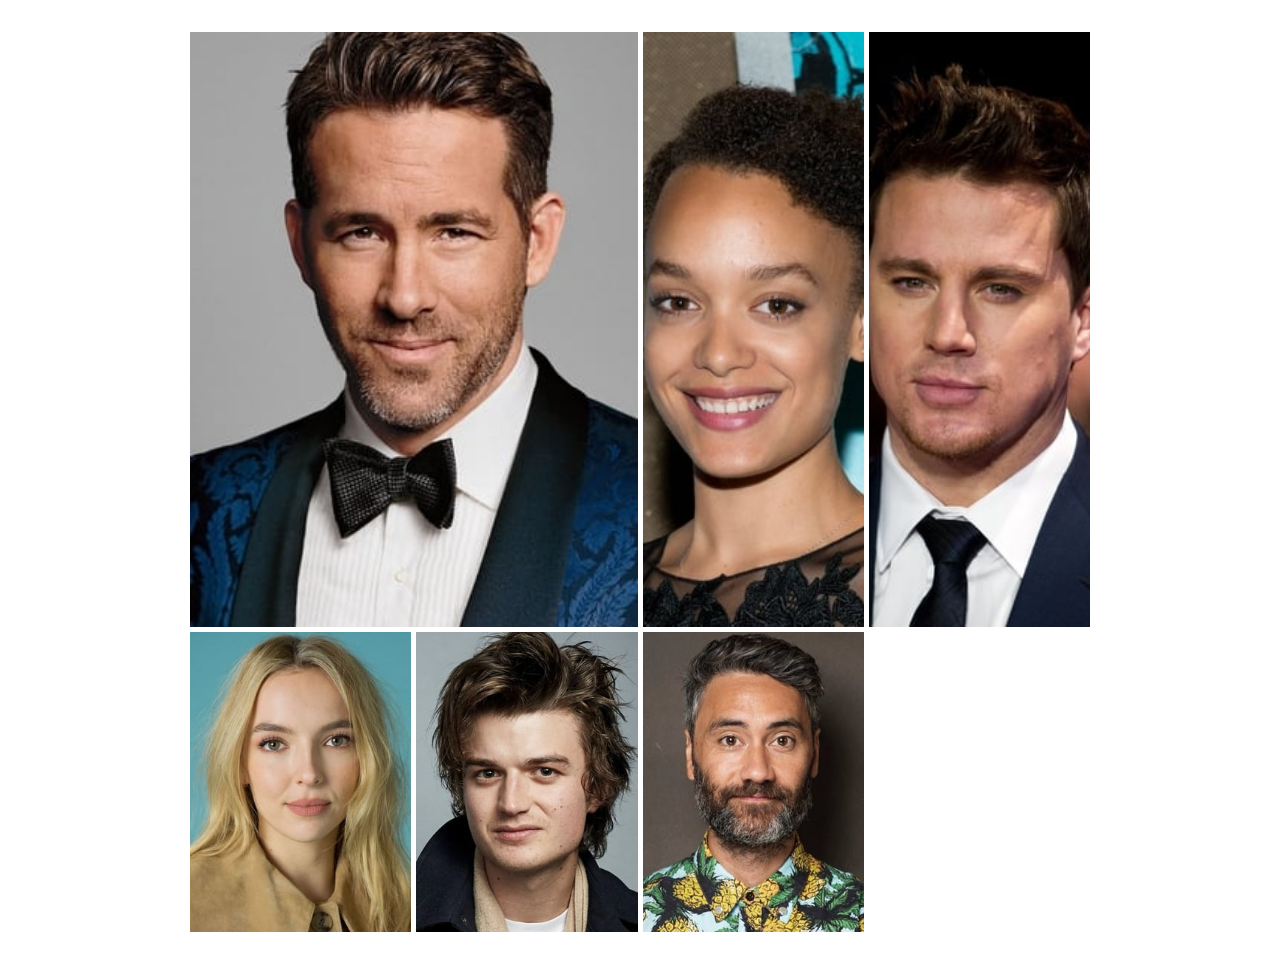
<file: actorsGallery.html>
<!DOCTYPE html>
<html lang="en">
<head>
    <meta charset="UTF-8">
    <meta http-equiv="X-UA-Compatible" content="IE=edge">
    <meta name="viewport" content="width=device-width, initial-scale=1.0">
    <link rel="stylesheet" href="css/gallery.css">
    <title>Free Guy Actors Gallery</title>
</head>
<body>
    
    <div class="container">

        <div class="ryan">
            <div class="img">
                <img src="images/Ryan.jpg" alt="">
            </div>
        </div>

        <div class="britne">
            <div class="img">
                <img src="images/Britne.jpg" alt="">
            </div>
        </div>

        <div class="channing">
            <div class="img">
                <img src="images/Channing.jpg" alt="">
            </div>
        </div>

        <div class="jodie">
            <div class="img">
                <img src="images/Jodie.jpg" alt="">
            </div>
        </div>

        <div class="joe">
            <div class="img">
                <img src="images/Joe.jpg" alt="">
            </div>
        </div>

        <div class="taika">
            <div class="img">
                <img src="images/Taika.jpg" alt="">
            </div>
        </div>

    </div>

</body>
</html>
</file>
<file: css/gallery.css>
* {
    margin: 0;
    padding: 0;
    box-sizing: border-box;
    /*border: 1px solid red;*/

}

.container {
    width: 900px;
    height: 900px;
    margin: 2rem auto;
    display: grid;
    grid-template-columns: repeat(4, 1fr);
    grid-template-rows: 595px 300px;
    gap: 5px;
}

.container > div {
    width: 100%;
    height: 100%;
}

.img {
    width: 100%;
    height: 100%;
}

.img img {
    width: 100%;
    height: 100%;
    object-fit: cover;
}

.ryan {
    grid-column: 1/3;
    grid-row: 1/2;
}

.Britne {
    grid-column: 3/5;
    grid-row: 1/2;
}

@media (max-width: 568px) {
    body {
        background-color: black;
     }

     .container {
        width: auto;
        grid-template-columns: repeat(1, auto);
        grid-template-rows: repeat(6, 1fr);
        grid-template-areas: 
        "ryan"
        "britne"
        "channing"
        "jodie"
        "joe"
        "taika"
        ;
     }
     .ryan {
        grid-area: ryan;

     }

     .britne {
        grid-area: britne;

     }

     .channing {
        grid-area: channing;

     }

     .jodie {
        grid-area: jodie;

     }

     .joe {
        grid-area: joe;
     }

     .taika {
        grid-area: taika;
     }
}
</file>
